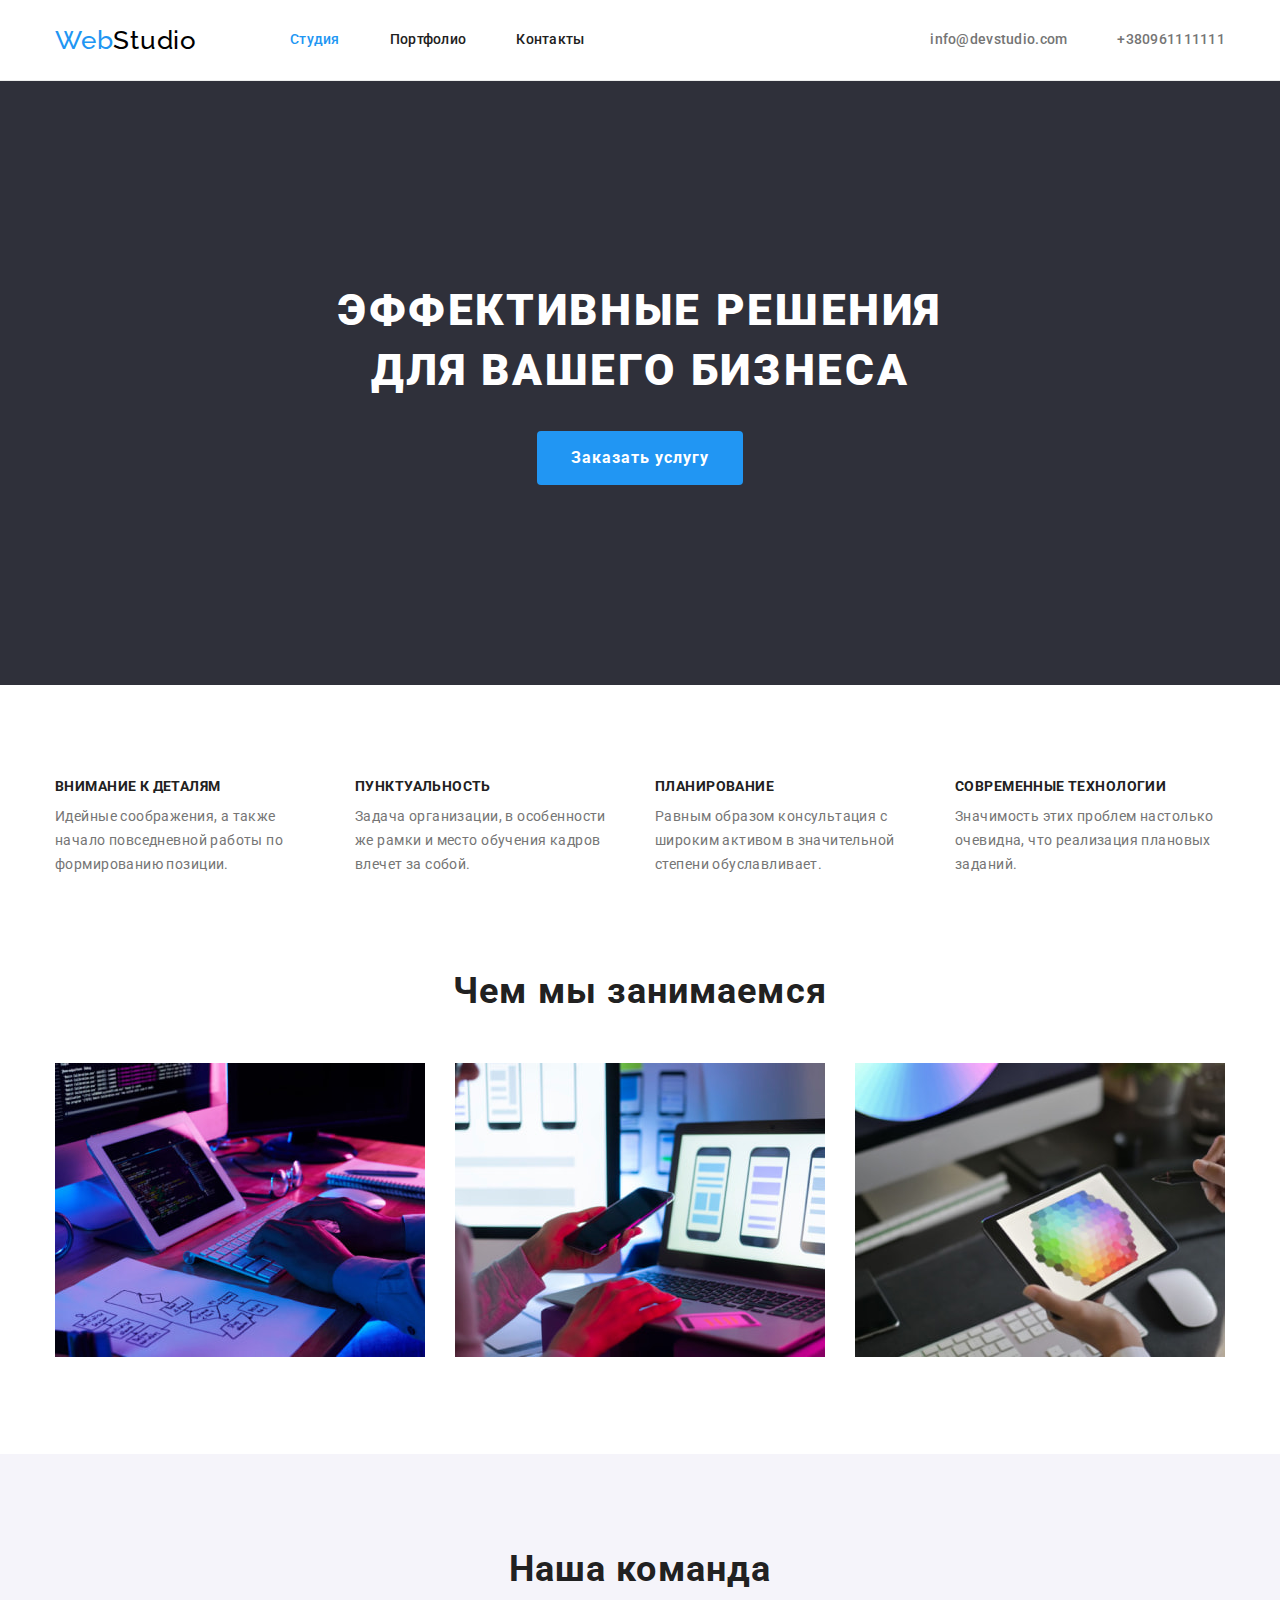
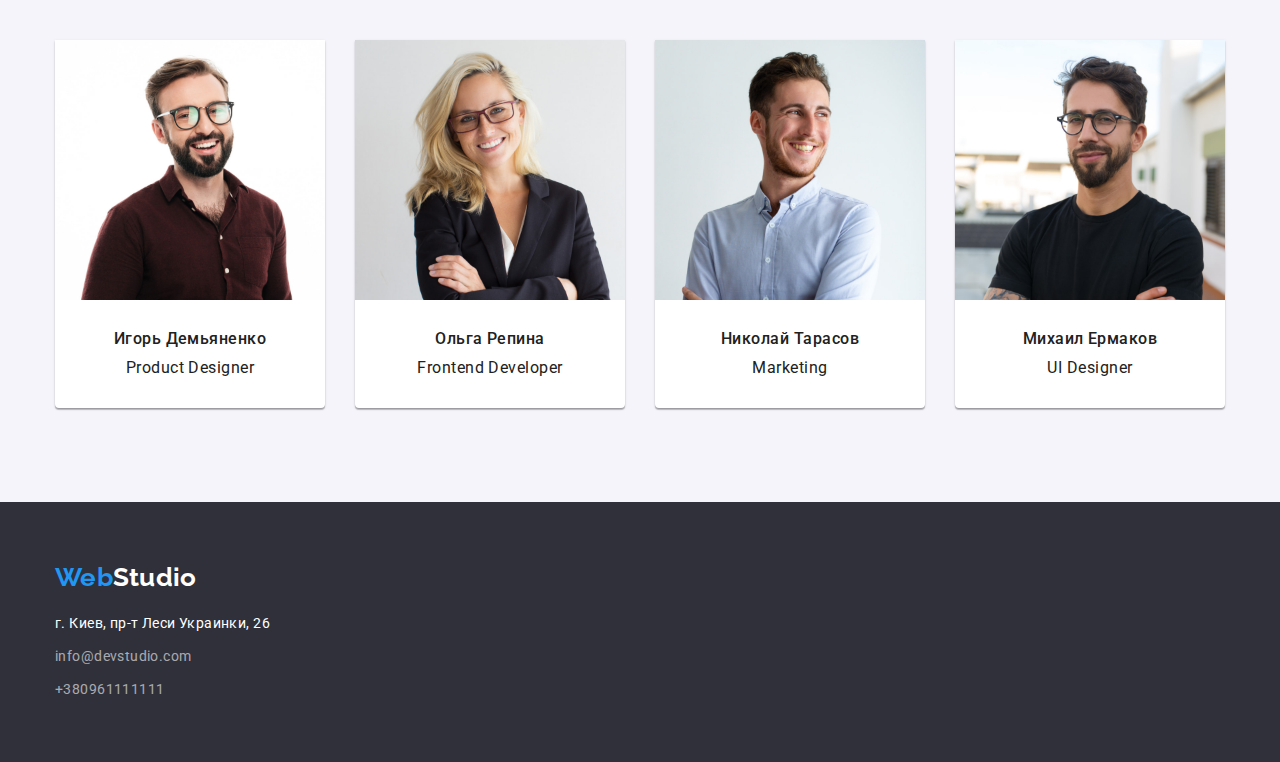
<file: index.html>
<!DOCTYPE html>
<html lang="ru">
  <head>
    <meta charset="UTF-8" />
    <meta http-equiv="X-UA-Compatible" content="IE=edge" />
    <meta name="viewport" content="width=device-width, initial-scale=1.0" />
    <title>Decisions</title>
    <link rel="preconnect" href="https://fonts.googleapis.com" />
    <link rel="preconnect" href="https://fonts.gstatic.com" crossorigin />
    <link
      href="https://fonts.googleapis.com/css2?family=Raleway:wght@700&family=Roboto:wght@400;500;700;900&display=swap"
      rel="stylesheet"
    />
    <link
      rel="stylesheet"
      href="https://cdnjs.cloudflare.com/ajax/libs/modern-normalize/1.1.0/modern-normalize.min.css"
    />
    <link rel="stylesheet" href="./css/styles.css" />
  </head>

  <body class="body">
    <header class="header">
      <div class="container">
        <nav class="site-nav">
          <a class="logo link" href="./index.html"> Web<span class="logo-web">Studio</span> </a>
          <ul class="list-nav list">
            <li class="item">
              <a class="link current" href="">Студия</a>
            </li>
            <li class="item">
              <a class="link" href="./portfolio.html">Портфолио</a>
            </li>
            <li class="item">
              <a class="link" href="">Контакты</a>
            </li>
          </ul>
        </nav>
        <ul class="contacts-nav list">
          <li class="item">
            <a class="contact-mail-tel link" href="mailto:info@devstudio.com">info@devstudio.com</a>
          </li>
          <li class="item">
            <a class="contact-mail-tel link" href="tel:+380961111111">+380961111111</a>
          </li>
        </ul>
      </div>
    </header>

    <main>
      <section class="section hero">
        <div class="container">
          <h1 class="hero-title">Эффективные решения для вашего бизнеса</h1>
          <button class="modal-btn" type="button">Заказать услугу</button>
        </div>
      </section>
      <section class="section list-under-hero">
        <div class="container">
          <h2 class="visually-hidden">Преимущества></h2>
          <ul class="list">
            <li class="item">
              <h3 class="header-list-under-hero">Внимание к деталям</h3>
              <p class="list-details">
                Идейные соображения, а также начало повседневной работы по формированию позиции.
              </p>
            </li>
            <li class="item">
              <h3 class="header-list-under-hero">Пунктуальность</h3>
              <p class="list-details">
                Задача организации, в особенности же рамки и место обучения кадров влечет за собой.
              </p>
            </li>
            <li class="item">
              <h3 class="header-list-under-hero">Планирование</h3>
              <p class="list-details">
                Равным образом консультация с широким активом в значительной степени обуславливает.
              </p>
            </li>
            <li class="item">
              <h3 class="header-list-under-hero">Современные технологии</h3>
              <p class="list-details">
                Значимость этих проблем настолько очевидна, что реализация плановых заданий.
              </p>
            </li>
          </ul>
        </div>
      </section>
      <section class="section activities">
        <div class="container">
          <h2 class="titles">Чем мы занимаемся</h2>
          <ul class="list">
            <li class="item">
              <img
                src="./images/what_we_doing/wwd1.jpg"
                alt="монитор слева"
                width="370"
                height="294"
              />
            </li>
            <li class="item">
              <img
                src="./images/what_we_doing/wwd2.jpg"
                alt="монитор справа"
                width="370"
                height="294"
              />
            </li>
            <li class="item">
              <img
                src="./images/what_we_doing/wwd3.jpg"
                alt="монитор по центру"
                width="370"
                height="294"
              />
            </li>
          </ul>
        </div>
      </section>
      <section class="section team">
        <div class="container">
          <h2 class="titles">Наша команда</h2>
          <ul class="list">
            <li class="item">
              <img
                class="foto"
                src="./images/team/igor.jpg"
                alt="Игорь Демьяненко"
                width="270"
                height="260"
              />
              <div class="wrapper">
                <h3 class="names">Игорь Демьяненко</h3>
                <p class="positions" lang="en">Product Designer</p>
              </div>
            </li>
            <li class="item">
              <img
                class="foto"
                src="./images/team/olga.jpg"
                alt="Ольга Репина"
                width="270"
                height="260"
              />
              <div class="wrapper">
                <h3 class="names">Ольга Репина</h3>
                <p class="positions" lang="en">Frontend Developer</p>
              </div>
            </li>
            <li class="item">
              <img
                class="foto"
                src="./images/team/nikolai.jpg"
                alt="Николай Тарасов"
                width="270"
                height="260"
              />
              <div class="wrapper">
                <h3 class="names">Николай Тарасов</h3>
                <p class="positions" lang="en">Marketing</p>
              </div>
            </li>
            <li class="item">
              <img
                class="foto"
                src="./images/team/michail.jpg"
                alt="Михаил Ермаков"
                width="270"
                height="260"
              />
              <div class="wrapper">
                <h3 class="names">Михаил Ермаков</h3>
                <p class="positions" lang="en">UI Designer</p>
              </div>
            </li>
          </ul>
        </div>
      </section>
    </main>
    <footer class="footer">
      <div class="container">
        <a class="logo-footer link" href="./index.html">
          Web<span class="logo-web-footer">Studio</span>
        </a>
        <address class="address">
          <ul class="list">
            <li class="item address-house">г. Киев, пр-т Леси Украинки, 26</li>
            <li class="item social-item">info@devstudio.com</li>
            <li class="item social-item">+380961111111</li>
          </ul>
        </address>
      </div>
    </footer>
  </body>
</html>
</file>
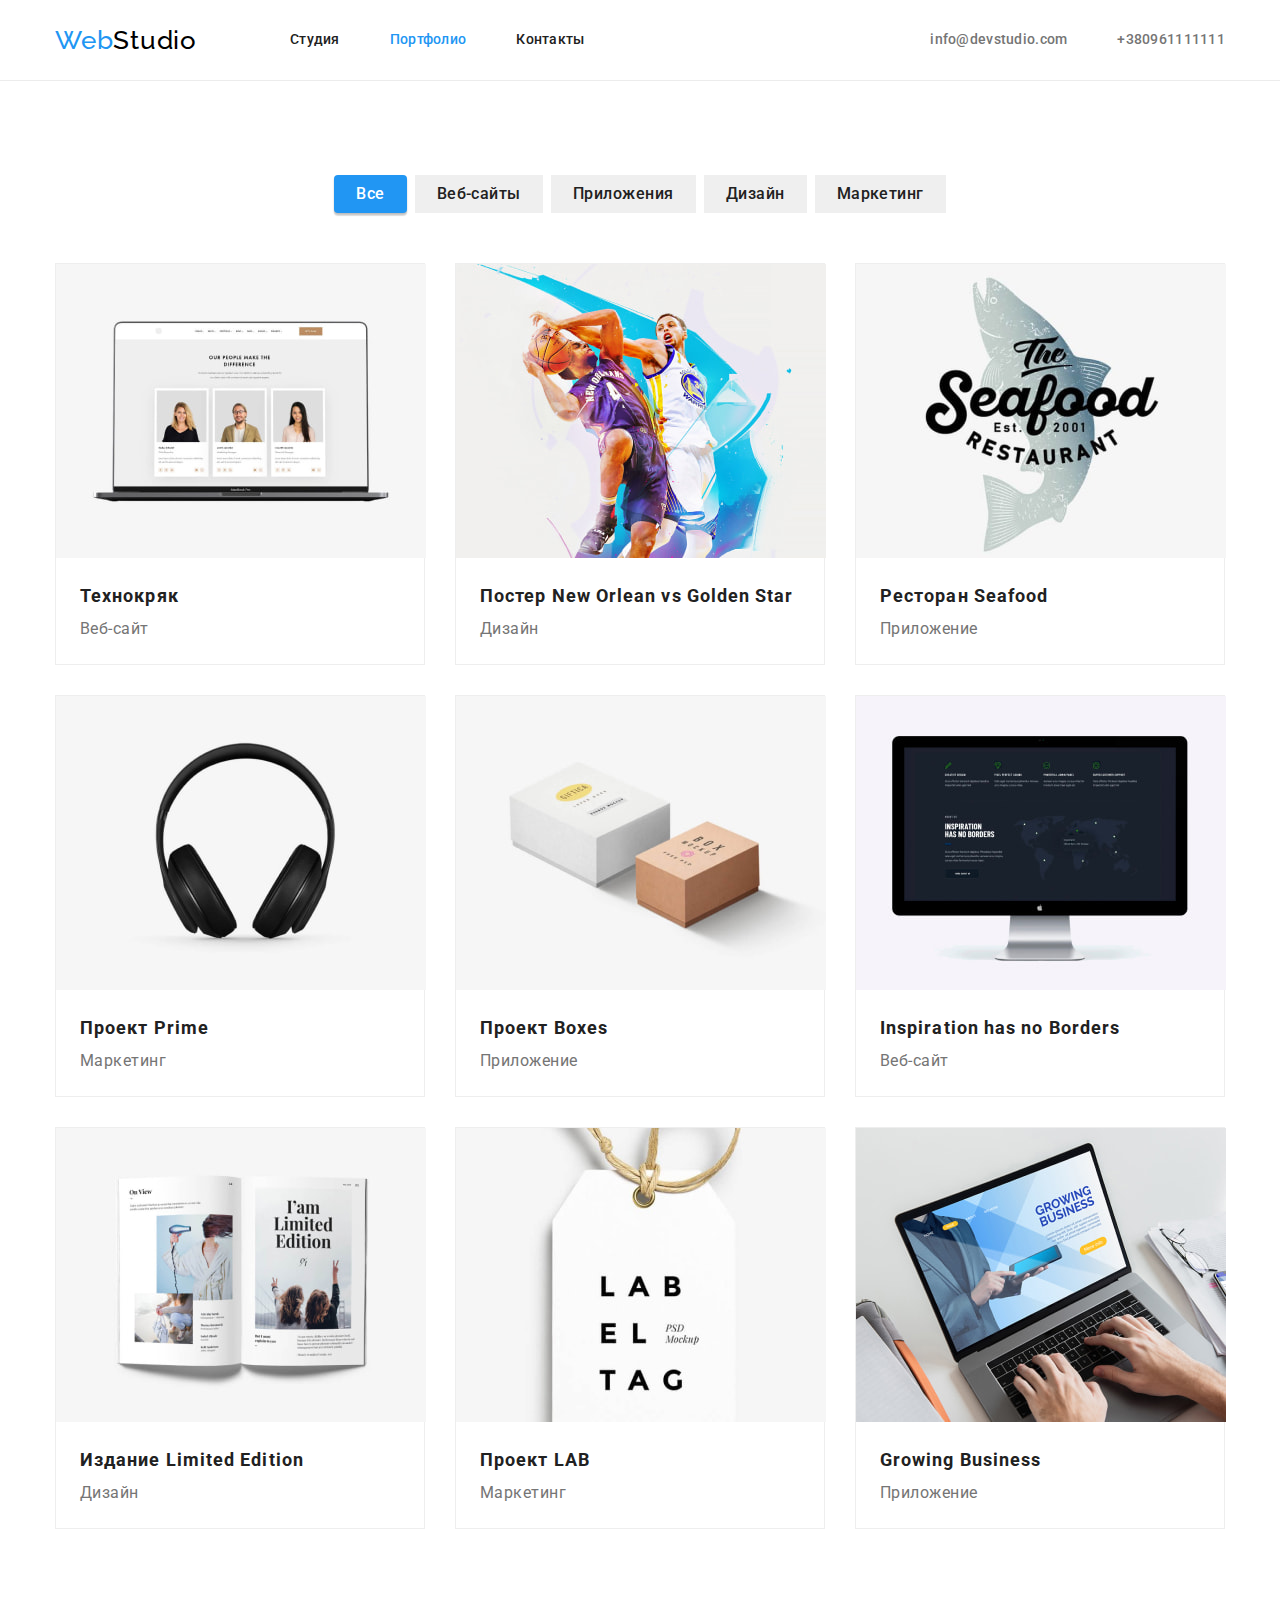
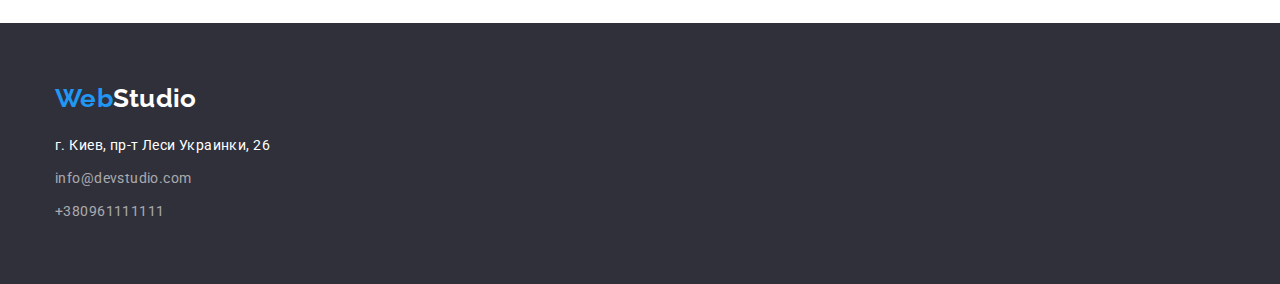
<file: portfolio.html>
<!DOCTYPE html>
<html lang="ru">
  <head>
    <meta charset="UTF-8" />
    <meta http-equiv="X-UA-Compatible" content="IE=edge" />
    <meta name="viewport" content="width=device-width, initial-scale=1.0" />
    <title>Portfolio</title>
    <link rel="preconnect" href="https://fonts.googleapis.com" />
    <link rel="preconnect" href="https://fonts.gstatic.com" crossorigin />
    <link
      href="https://fonts.googleapis.com/css2?family=Raleway:wght@700&family=Roboto:wght@400;500;700;900&display=swap"
      rel="stylesheet"
    />
    <link
      rel="stylesheet"
      href="https://cdnjs.cloudflare.com/ajax/libs/modern-normalize/1.1.0/modern-normalize.min.css"
    />
    <link rel="stylesheet" href="./css/styles.css" />
  </head>

  <body class="body">
    <header class="header portfolio">
      <div class="container">
        <nav class="site-nav">
          <a class="logo link" href="./index.html"> Web<span class="logo-web">Studio</span> </a>
          <ul class="list-nav list">
            <li class="item">
              <a class="link" href="./index.html">Студия</a>
            </li>
            <li class="item">
              <a class="link current" href="">Портфолио</a>
            </li>
            <li class="item">
              <a class="link" href="">Контакты</a>
            </li>
          </ul>
        </nav>
        <ul class="contacts-nav list">
          <li class="item">
            <a class="contact-mail-tel link" href="mailto:info@devstudio.com">info@devstudio.com</a>
          </li>
          <li class="item">
            <a class="contact-mail-tel link" href="tel:+380961111111">+380961111111</a>
          </li>
        </ul>
      </div>
    </header>

    <main>
      <section class="section">
        <div class="container">
          <h1 class="visually-hidden">Направления</h1>
          <ul class="portfolio-btn list">
            <li class="item">
              <button class="link current" type="button">Все</button>
            </li>
            <li class="item">
              <button class="link" type="button">Веб-сайты</button>
            </li>
            <li class="item">
              <button class="link" type="button">Приложения</button>
            </li>
            <li class="item">
              <button class="link" type="button">Дизайн</button>
            </li>
            <li class="item">
              <button class="link" type="button">Маркетинг</button>
            </li>
          </ul>
          <ul class="portfolio-list list">
            <li class="item">
              <img
                class="foto"
                src="./images/menu_portfolio/img-1.jpg"
                alt="три фото"
                width="370"
                height="294"
              />
              <div class="wrapper">
                <h2 class="portfolio-menu">Технокряк</h2>
                <p class="portfolio-menu-text">Веб-сайт</p>
              </div>
            </li>
            <li class="item">
              <img
                class="foto"
                src="./images/menu_portfolio/img-2.jpg"
                alt="баскетбол постер"
                width="370"
                height="294"
              />
              <div class="wrapper">
                <h2 class="portfolio-menu">Постер New Orlean vs Golden Star</h2>
                <p class="portfolio-menu-text">Дизайн</p>
              </div>
            </li>
            <li class="item">
              <img
                class="foto"
                src="./images/menu_portfolio/img-3.jpg"
                alt="лого рыбный ресторан"
                width="370"
                height="294"
              />
              <div class="wrapper">
                <h2 class="portfolio-menu">Ресторан Seafood</h2>
                <p class="portfolio-menu-text">Приложение</p>
              </div>
            </li>
            <li class="item">
              <img
                class="foto"
                src="./images/menu_portfolio/img-4.jpg"
                alt="наушники"
                width="370"
                height="294"
              />
              <div class="wrapper">
                <h2 class="portfolio-menu">Проект Prime</h2>
                <p class="portfolio-menu-text">Маркетинг</p>
              </div>
            </li>
            <li class="item">
              <img
                class="foto"
                src="./images/menu_portfolio/img-5.jpg"
                alt="две коробочки"
                width="370"
                height="294"
              />
              <div class="wrapper">
                <h2 class="portfolio-menu">Проект Boxes</h2>
                <p class="portfolio-menu-text">Приложение</p>
              </div>
            </li>
            <li class="item">
              <img
                class="foto"
                src="./images/menu_portfolio/img-6.jpg"
                alt="монитор"
                width="370"
                height="294"
              />
              <div class="wrapper">
                <h2 class="portfolio-menu">Inspiration has no Borders</h2>
                <p class="portfolio-menu-text">Веб-сайт</p>
              </div>
            </li>
            <li class="item">
              <img
                class="foto"
                src="./images/menu_portfolio/img-7.jpg"
                alt="журнал"
                width="370"
                height="294"
              />
              <div class="wrapper">
                <h2 class="portfolio-menu">Издание Limited Edition</h2>
                <p class="portfolio-menu-text">Дизайн</p>
              </div>
            </li>
            <li class="item">
              <img
                class="foto"
                src="./images/menu_portfolio/img-8.jpg"
                alt="бирка"
                width="370"
                height="294"
              />
              <div class="wrapper">
                <h2 class="portfolio-menu">Проект LAB</h2>
                <p class="portfolio-menu-text">Маркетинг</p>
              </div>
            </li>
            <li class="item">
              <img
                class="foto"
                src="./images/menu_portfolio/img-9.jpg"
                alt="ноутбук"
                width="370"
                height="294"
              />
              <div class="wrapper">
                <h2 class="portfolio-menu">Growing Business</h2>
                <p class="portfolio-menu-text">Приложение</p>
              </div>
            </li>
          </ul>
        </div>
      </section>
    </main>
    <footer class="footer">
      <div class="container">
        <a class="logo-footer link" href="./index.html">
          Web<span class="logo-web-footer">Studio</span>
        </a>
        <address class="address">
          <ul class="list">
            <li class="item address-house">г. Киев, пр-т Леси Украинки, 26</li>
            <li class="item social-item">info@devstudio.com</li>
            <li class="item social-item">+380961111111</li>
          </ul>
        </address>
      </div>
    </footer>
  </body>
</html>
</file>
<file: css/styles.css>
:root {
  --main-font: 'Roboto', sans-serif;
  --secondary-font: 'Raleway', sans-serif;
  --main-text-color: #212121;
  --secondary-text-color: #ffffff;
  --accent-color: #2196f3;
  --accent-background-color: #2f303a;
  --portfolio-text-color: #757575;
}

.body {
  font-family: var(--main-font);
  font-size: 14px;
  letter-spacing: 0.02em;

  color: var(--main-text-color);
}
.list {
  list-style: none;
  padding: 0;
  margin: 0;
}
.link {
  text-decoration: none;
}
.container {
  width: 1200px;
  padding-left: 15px;
  padding-right: 15px;

  margin-left: auto;
  margin-right: auto;
}

h1,
h2,
h3,
h4,
h5,
h6,
p,
ul {
  margin: 0;
}

.section {
  padding-top: 94px;
  padding-bottom: 94px;
}

/* -------------HEADER-------------- */

.header {
  border-bottom: 1px solid #ececec;
}
.header .container {
  display: flex;
  align-items: center;
  justify-content: space-between;
}

.site-nav {
  display: flex;
  align-items: center;
}

.list-nav {
  display: flex;
  margin-left: 93px;
}

.list-nav .item + .item {
  margin-left: 50px;
}

.list-nav .link {
  display: block;
  padding-top: 32px;
  padding-bottom: 32px;

  font-weight: 500;
  line-height: 1.14;

  color: var(--main-text-color);
}
.list-nav .link:hover,
.list-nav .link:focus {
  color: var(--accent-color);
}
.list-nav .link.current {
  color: var(--accent-color);
}
.logo {
  font-family: var(--secondary-font);
  font-size: 26px;
  font-weight: 500;
  line-height: 1.19;
  letter-spacing: 0.03em;

  color: var(--accent-color);
}
.logo-web {
  color: #000000;
}

.contacts-nav .contact-mail-tel {
  display: block;
  padding-top: 32px;
  padding-bottom: 32px;
}

.contacts-nav {
  display: flex;
}

.contacts-nav .item + .item {
  margin-left: 50px;
}

.contact-mail-tel {
  font-weight: 500;
  line-height: 1.14;

  color: #757575;
}
.contact-mail-tel:hover,
.contact-mail-tel:focus {
  color: var(--accent-color);
}
/* ------------/HEADER-------------- */

/* -----------COMPONENTS------------ */
.modal-btn {
  font-size: 16px;
  font-weight: 700;
  line-height: 1.88;

  letter-spacing: 0.06em;
  border: 2px solid transparent;
  border-radius: 4px;
  padding: 10px 32px;

  color: var(--secondary-text-color);
  background-color: var(--accent-color);

  cursor: pointer;
}

.modal-btn:hover,
.modal-btn:focus {
  color: var(--secondary-text-color);
  background-color: #188ce8;

  cursor: pointer;
}
.visually-hidden {
  position: absolute;
  white-space: nowrap;
  width: 1px;
  height: 1px;
  overflow: hidden;
  border: 0;
  padding: 0;
  clip: rect(0 0 0 0);
  clip-path: inset(50%);
  margin: -1px;
}
.section.activities {
  padding-top: 0;
}

.section.team {
  background-color: #f5f4fa;
}

.activities .list {
  display: flex;
}

.activities .titles {
  padding-bottom: 50px;
}

.activities .item + .item {
  margin-left: 30px;
}

.team .list {
  display: flex;
}
.team .item + .item {
  margin-left: 30px;
}

.titles {
  font-weight: 700;
  font-size: 36px;
  line-height: 1.17;
  letter-spacing: 0.03em;
  text-align: center;
}
.team .titles {
  padding-bottom: 50px;
}
.team .item {
  background-color: #ffffff;
  box-shadow: 0px 1px 3px rgba(0, 0, 0, 0.12), 0px 1px 1px rgba(0, 0, 0, 0.14),
    0px 2px 1px rgba(0, 0, 0, 0.2);
  border-radius: 0px 0px 4px 4px;
}
.foto {
  display: block;
}
.wrapper {
  padding-top: 30px;
  padding-bottom: 30px;
}

.names {
  margin-bottom: 10px;
  font-size: 16px;
  font-weight: 500;
  line-height: 1.18;
  letter-spacing: 0.03em;
  text-align: center;
}

.positions {
  font-size: 16px;
  line-height: 1.18;
  letter-spacing: 0.03em;
  text-align: center;
}

/* ----------/COMPONENTS-------------- */

/* ---------------HERO---------------- */
.hero {
  padding-bottom: 94px;
  background-color: var(--accent-background-color);
  text-align: center;
}
.section.hero {
  padding-top: 200px;
  padding-bottom: 200px;
}

.hero-title {
  margin-top: 0;
  margin-bottom: 30px;
  margin-left: auto;
  margin-right: auto;

  max-width: 696px;
  font-size: 44px;
  font-weight: 900;
  line-height: 1.36;
  letter-spacing: 0.06em;
  text-transform: uppercase;

  color: var(--secondary-text-color);
}

/* --------------/HERO---------------- */
/* ---------------LIST-UNDER-HERO---------------- */
.list-under-hero {
  padding-bottom: 94px;
}

.list-under-hero .list {
  display: flex;
}

.list-under-hero .item {
  width: 270px;
}

.list-under-hero .item + .item {
  margin-left: 30px;
}

.header-list-under-hero {
  margin-bottom: 10px;

  font-weight: 700;
  font-size: 14px;
  line-height: 1.14;
  letter-spacing: 0.03em;
  text-transform: uppercase;
}
.list-details {
  line-height: 1.71;
  letter-spacing: 0.03em;

  color: #757575;
}
/* ---------------/LIST-UNDER-HERO---------------- */

/* --------------FOOTER--------------- */
.footer {
  padding-top: 60px;
  padding-bottom: 60px;
  background-color: #2f303a;
}

.logo-footer {
  display: block;
  margin-bottom: 20px;

  font-family: var(--secondary-font);
  font-size: 26px;
  font-weight: 700;
  line-height: 1.19;

  color: var(--accent-color);
}

.logo-web-footer {
  color: var(--secondary-text-color);
}

.address {
  font-style: normal;
  font-weight: 400;
  line-height: 1.71;
  letter-spacing: 0.03em;
}

.address .item + .item {
  margin-top: 9px;
}

.address-house {
  color: var(--secondary-text-color);
}

.social-item {
  color: rgba(255, 255, 255, 0.6);
}

.address-house:hover,
.address-house:focus {
  color: var(--accent-color);
}

.social-item:hover,
.social-item:focus {
  color: var(--accent-color);
}

/* -------------/FOOTER--------------- */

/* ----------portfolio-main--------------- */

.portfolio-btn {
  display: flex;
  justify-content: center;
  margin-bottom: 50px;
}

.portfolio-btn .item + .item {
  margin-left: 8px;
}

.portfolio-btn .link {
  border: none;
  padding-top: 6px;
  padding-bottom: 6px;
  padding-left: 22px;
  padding-right: 22px;

  font-family: inherit;
  font-style: normal;
  font-weight: 500;
  font-size: 16px;
  line-height: 1.63;
  letter-spacing: 0.03em;

  color: var(--main-text-color);

  cursor: pointer;
}
.portfolio-btn .link:hover,
.portfolio-btn .link:focus {
  color: var(--secondary-text-color);
  background-color: var(--accent-color);
}
.portfolio-btn .link.current {
  box-shadow: 0px 3px 1px rgba(0, 0, 0, 0.1), 0px 1px 2px rgba(0, 0, 0, 0.08),
    0px 2px 2px rgba(0, 0, 0, 0.12);
  border-radius: 4px;

  color: var(--secondary-text-color);
  background-color: var(--accent-color);
}
.portfolio-list {
  display: flex;
  flex-wrap: wrap;
}
.portfolio-list .item {
  border: 1px solid #eeeeee;
  width: 370px;
  margin-right: 30px;
  margin-bottom: 30px;
}
.portfolio-list .item:nth-child(3n) {
  margin-right: 0;
}
.portfolio-list .item:nth-last-child(-n + 3) {
  margin-bottom: 0;
}
.portfolio-list .wrapper {
  padding-top: 20px;
  padding-bottom: 20px;
  padding-left: 24px;
  padding-right: 24px;
}

.portfolio-menu {
  font-weight: 700;
  font-size: 18px;
  line-height: 2;
  letter-spacing: 0.06em;
}
.portfolio-menu-text {
  font-size: 16px;
  line-height: 1.87;
  letter-spacing: 0.03em;

  color: var(--portfolio-text-color);
}
</file>
